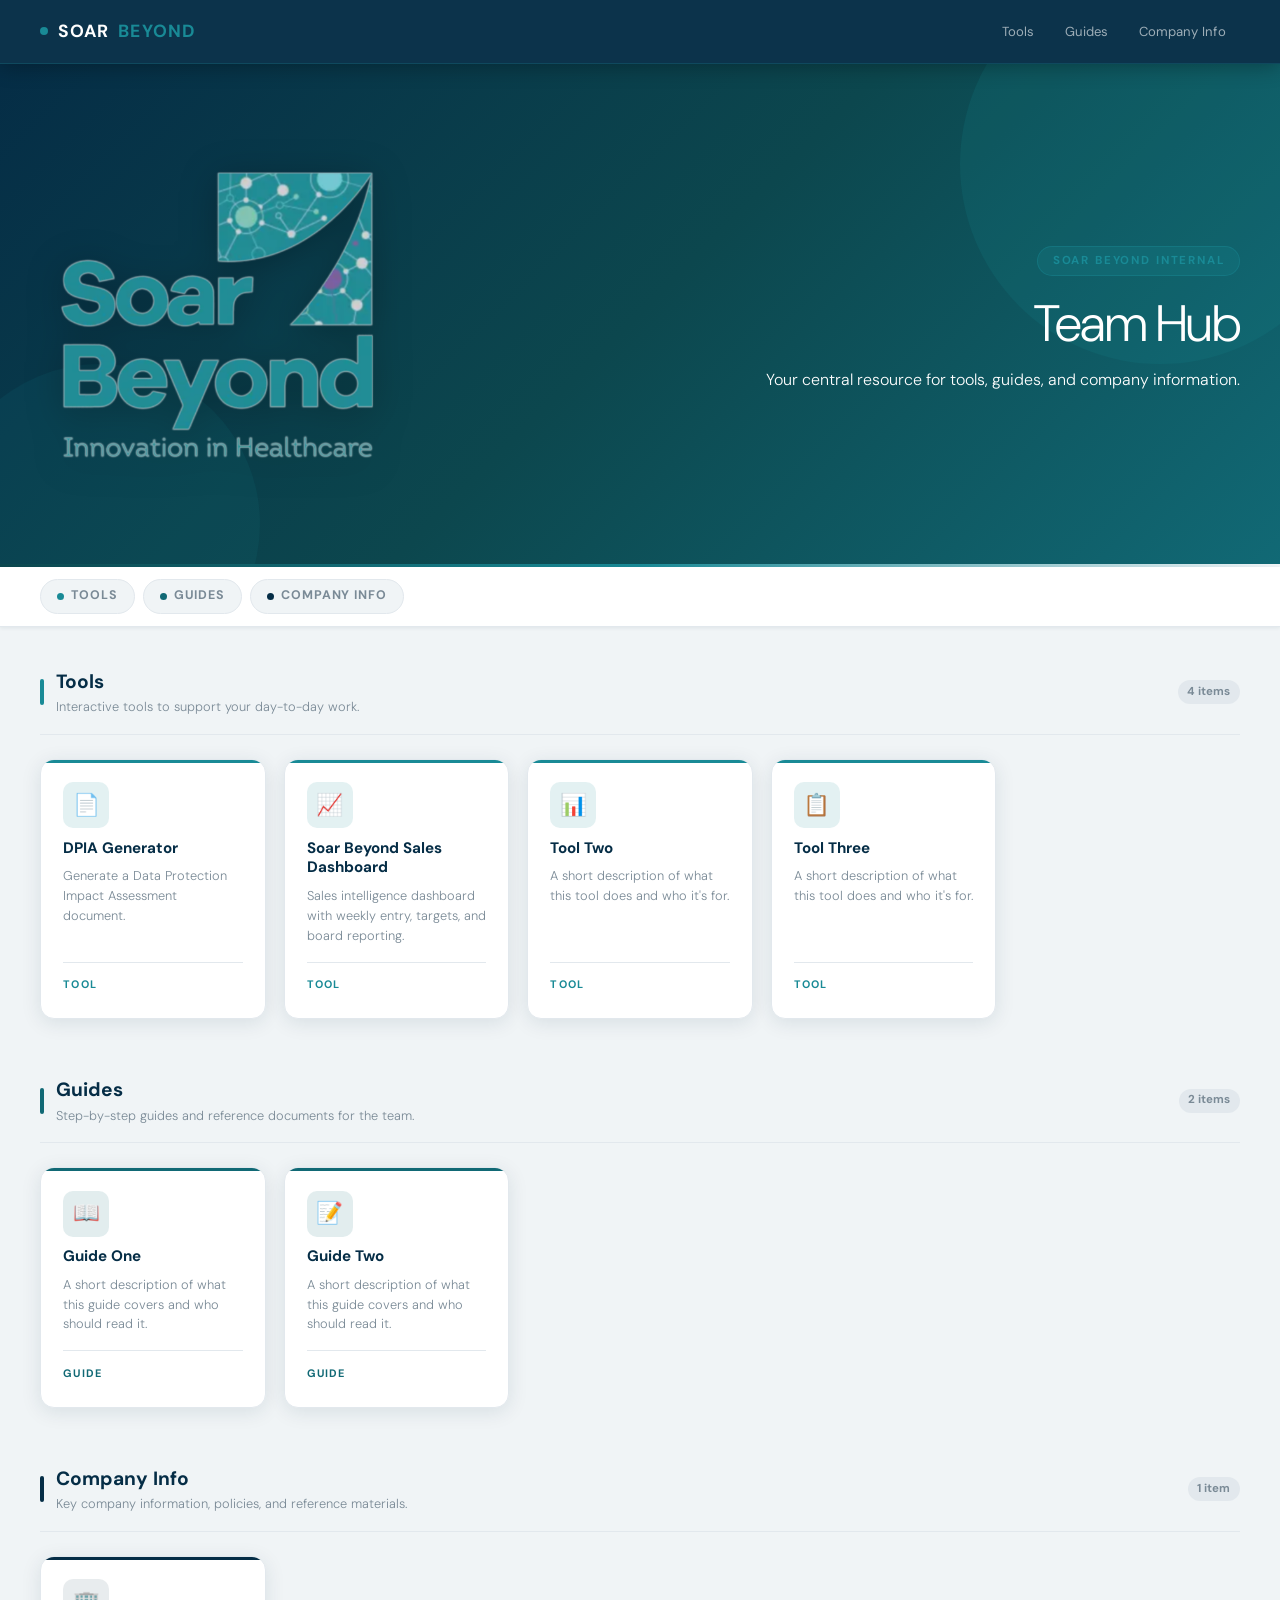
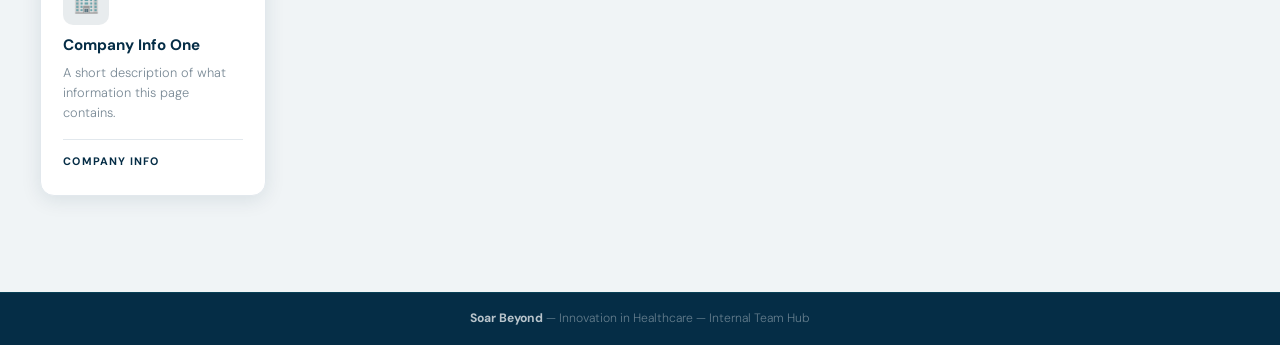
<file: index.html>
<!DOCTYPE html>
<html lang="en">
<head>
  <!--
    ============================================================
    SOAR BEYOND TEAM HUB — HOMEPAGE (index.html)
    ============================================================
    This is the main hub page. It displays all tiles grouped
    into three sections: Tools, Guides, and Company Info.

    TO ADD A NEW TILE:
    1. Copy one of the <a class="tile-card"> blocks below.
    2. Update the icon, title, description, and href link.
    3. Make sure href points to the correct file in the right folder.
    4. Update the data-count value on the hub-section to reflect
       the new number of tiles (e.g. "4 items").
    5. Save and push to GitHub — Netlify will deploy automatically.
    ============================================================
  -->
  <meta charset="UTF-8" />
  <meta name="viewport" content="width=device-width, initial-scale=1.0" />
  <title>Soar Beyond | Team Hub</title>

  <!--
    Google Fonts: DM Sans is used as the web fallback for Aptos.
    If a team member's machine has Aptos installed, the browser
    will use that automatically instead.
  -->
  <link rel="preconnect" href="https://fonts.googleapis.com" />
  <link rel="preconnect" href="https://fonts.gstatic.com" crossorigin />
  <link href="https://fonts.googleapis.com/css2?family=DM+Sans:wght@300;400;700&display=swap" rel="stylesheet" />

  <!-- Shared stylesheet — controls all branding and layout -->
  <link rel="stylesheet" href="style.css" />
</head>
<body>

  <!-- ============================================================
       HEADER
       Sticky nav bar. The anchor links (#tools, #guides, #company-info)
       jump to the matching section on this page.
       ============================================================ -->
  <header class="site-header">
    <div class="site-header__brand">
      Soar <span>Beyond</span>
    </div>
    <nav aria-label="Site navigation">
      <ul class="site-header__nav">
        <li><a href="#tools">Tools</a></li>
        <li><a href="#guides">Guides</a></li>
        <li><a href="#company-info">Company Info</a></li>
      </ul>
    </nav>
  </header>


  <!-- ============================================================
       HERO BANNER
       The introductory banner at the top of the hub.
       Update the title and subtitle to suit the team.
       ============================================================ -->
  <section class="page-hero">
    <div class="page-hero__inner">
      <div class="page-hero__layout">
        <div class="page-hero__logo" aria-label="Soar Beyond">
          <!--
            Logo file lives in /assets.
            If your filename contains spaces, use %20 in the src (URL encoding).
          -->
          <img
            class="page-hero__logo-img"
            src="assets/Soar%20Beyond%20Logo.png"
            alt="Soar Beyond"
            loading="eager"
          />
        </div>

        <div class="page-hero__content">
          <!-- Small label above the title -->
          <div class="page-hero__eyebrow">Soar Beyond Internal</div>
          <h1 class="page-hero__title">Team Hub</h1>
          <p class="page-hero__subtitle">
            Your central resource for tools, guides, and company information.
          </p>
        </div>
      </div>
    </div>
  </section>

  <!-- Thin gradient divider between hero and content -->
  <div class="hero-divider"></div>


  <!-- ============================================================
       SECTION NAV PILLS
       Quick-jump buttons that scroll to each section.
       These also serve as a visual key for the three categories.
       ============================================================ -->
  <nav class="section-nav" aria-label="Jump to section">
    <a href="#tools" class="section-nav__pill section-nav__pill--tools">
      <span class="section-nav__dot"></span>
      Tools
    </a>
    <a href="#guides" class="section-nav__pill section-nav__pill--guides">
      <span class="section-nav__dot"></span>
      Guides
    </a>
    <a href="#company-info" class="section-nav__pill section-nav__pill--info">
      <span class="section-nav__dot"></span>
      Company Info
    </a>
  </nav>


  <!-- ============================================================
       MAIN CONTENT
       Three sections, each with a heading row and tile grid.
       ============================================================ -->
  <main class="hub-main">


    <!-- ~~~~~~~~~~~~~~~~~~~~~~~~~~~~~~~~~~~~~~~~~~~~~~~~~~~~~~~~~~
         SECTION 1: TOOLS
         Each tile links to a file inside the /tools/ folder.
         ~~~~~~~~~~~~~~~~~~~~~~~~~~~~~~~~~~~~~~~~~~~~~~~~~~~~~~~~~~ -->
    <section class="hub-section hub-section--tools" id="tools">

      <!-- Section header row: accent bar, title, description, count badge -->
      <div class="hub-section__header">
        <div class="hub-section__header-left">
          <div class="hub-section__accent"></div>
          <div>
            <div class="hub-section__heading">Tools</div>
            <!-- UPDATE this description to suit your team -->
            <div class="hub-section__description">Interactive tools to support your day-to-day work.</div>
          </div>
        </div>
        <!-- UPDATE this count when you add or remove tiles -->
        <span class="hub-section__count">4 items</span>
      </div>

      <div class="tile-grid">

        <!--
          TILE CARD
          To add a new tool:
          - Copy this block
          - Update href, icon (any emoji works), title, and description
          - Keep class="tile-card tile-card--tools" unchanged
        -->
        <a href="tools/DPIA Generator.html" class="tile-card tile-card--tools">
          <div class="tile-card__icon-wrap">📄</div>
          <div class="tile-card__title">DPIA Generator</div>
          <div class="tile-card__description">Generate a Data Protection Impact Assessment document.</div>
          <div class="tile-card__footer">
            <span class="tile-card__label">Tool</span>
            <span class="tile-card__arrow">→</span>
          </div>
        </a>

        <a href="tools/Soar Beyond Sales Dashboard.html" class="tile-card tile-card--tools">
          <div class="tile-card__icon-wrap">📈</div>
          <div class="tile-card__title">Soar Beyond Sales Dashboard</div>
          <div class="tile-card__description">Sales intelligence dashboard with weekly entry, targets, and board reporting.</div>
          <div class="tile-card__footer">
            <span class="tile-card__label">Tool</span>
            <span class="tile-card__arrow">→</span>
          </div>
        </a>

        <a href="tools/tool-two.html" class="tile-card tile-card--tools">
          <div class="tile-card__icon-wrap">📊</div>
          <div class="tile-card__title">Tool Two</div>
          <div class="tile-card__description">A short description of what this tool does and who it's for.</div>
          <div class="tile-card__footer">
            <span class="tile-card__label">Tool</span>
            <span class="tile-card__arrow">→</span>
          </div>
        </a>

        <a href="tools/tool-three.html" class="tile-card tile-card--tools">
          <div class="tile-card__icon-wrap">📋</div>
          <div class="tile-card__title">Tool Three</div>
          <div class="tile-card__description">A short description of what this tool does and who it's for.</div>
          <div class="tile-card__footer">
            <span class="tile-card__label">Tool</span>
            <span class="tile-card__arrow">→</span>
          </div>
        </a>

        <!-- TO ADD ANOTHER TOOL: copy a tile-card block above and paste here -->

      </div>
    </section>


    <!-- ~~~~~~~~~~~~~~~~~~~~~~~~~~~~~~~~~~~~~~~~~~~~~~~~~~~~~~~~~~
         SECTION 2: GUIDES
         Each tile links to a file inside the /guides/ folder.
         ~~~~~~~~~~~~~~~~~~~~~~~~~~~~~~~~~~~~~~~~~~~~~~~~~~~~~~~~~~ -->
    <section class="hub-section hub-section--guides" id="guides">

      <div class="hub-section__header">
        <div class="hub-section__header-left">
          <div class="hub-section__accent"></div>
          <div>
            <div class="hub-section__heading">Guides</div>
            <div class="hub-section__description">Step-by-step guides and reference documents for the team.</div>
          </div>
        </div>
        <span class="hub-section__count">2 items</span>
      </div>

      <div class="tile-grid">

        <a href="guides/guide-one.html" class="tile-card tile-card--guides">
          <div class="tile-card__icon-wrap">📖</div>
          <div class="tile-card__title">Guide One</div>
          <div class="tile-card__description">A short description of what this guide covers and who should read it.</div>
          <div class="tile-card__footer">
            <span class="tile-card__label">Guide</span>
            <span class="tile-card__arrow">→</span>
          </div>
        </a>

        <a href="guides/guide-two.html" class="tile-card tile-card--guides">
          <div class="tile-card__icon-wrap">📝</div>
          <div class="tile-card__title">Guide Two</div>
          <div class="tile-card__description">A short description of what this guide covers and who should read it.</div>
          <div class="tile-card__footer">
            <span class="tile-card__label">Guide</span>
            <span class="tile-card__arrow">→</span>
          </div>
        </a>

        <!-- TO ADD ANOTHER GUIDE: copy a tile-card block above and paste here -->

      </div>
    </section>


    <!-- ~~~~~~~~~~~~~~~~~~~~~~~~~~~~~~~~~~~~~~~~~~~~~~~~~~~~~~~~~~
         SECTION 3: COMPANY INFO
         Each tile links to a file inside the /company-info/ folder.
         ~~~~~~~~~~~~~~~~~~~~~~~~~~~~~~~~~~~~~~~~~~~~~~~~~~~~~~~~~~ -->
    <section class="hub-section hub-section--info" id="company-info">

      <div class="hub-section__header">
        <div class="hub-section__header-left">
          <div class="hub-section__accent"></div>
          <div>
            <div class="hub-section__heading">Company Info</div>
            <div class="hub-section__description">Key company information, policies, and reference materials.</div>
          </div>
        </div>
        <span class="hub-section__count">1 item</span>
      </div>

      <div class="tile-grid">

        <a href="company-info/company-info-one.html" class="tile-card tile-card--info">
          <div class="tile-card__icon-wrap">🏢</div>
          <div class="tile-card__title">Company Info One</div>
          <div class="tile-card__description">A short description of what information this page contains.</div>
          <div class="tile-card__footer">
            <span class="tile-card__label">Company Info</span>
            <span class="tile-card__arrow">→</span>
          </div>
        </a>

        <!-- TO ADD ANOTHER INFO PAGE: copy a tile-card block above and paste here -->

      </div>
    </section>


  </main>


  <!-- ============================================================
       FOOTER
       Update the year or text as needed.
       ============================================================ -->
  <footer class="site-footer">
    <p><strong>Soar Beyond</strong> &mdash; Innovation in Healthcare &mdash; Internal Team Hub</p>
  </footer>

</body>
</html>
</file>
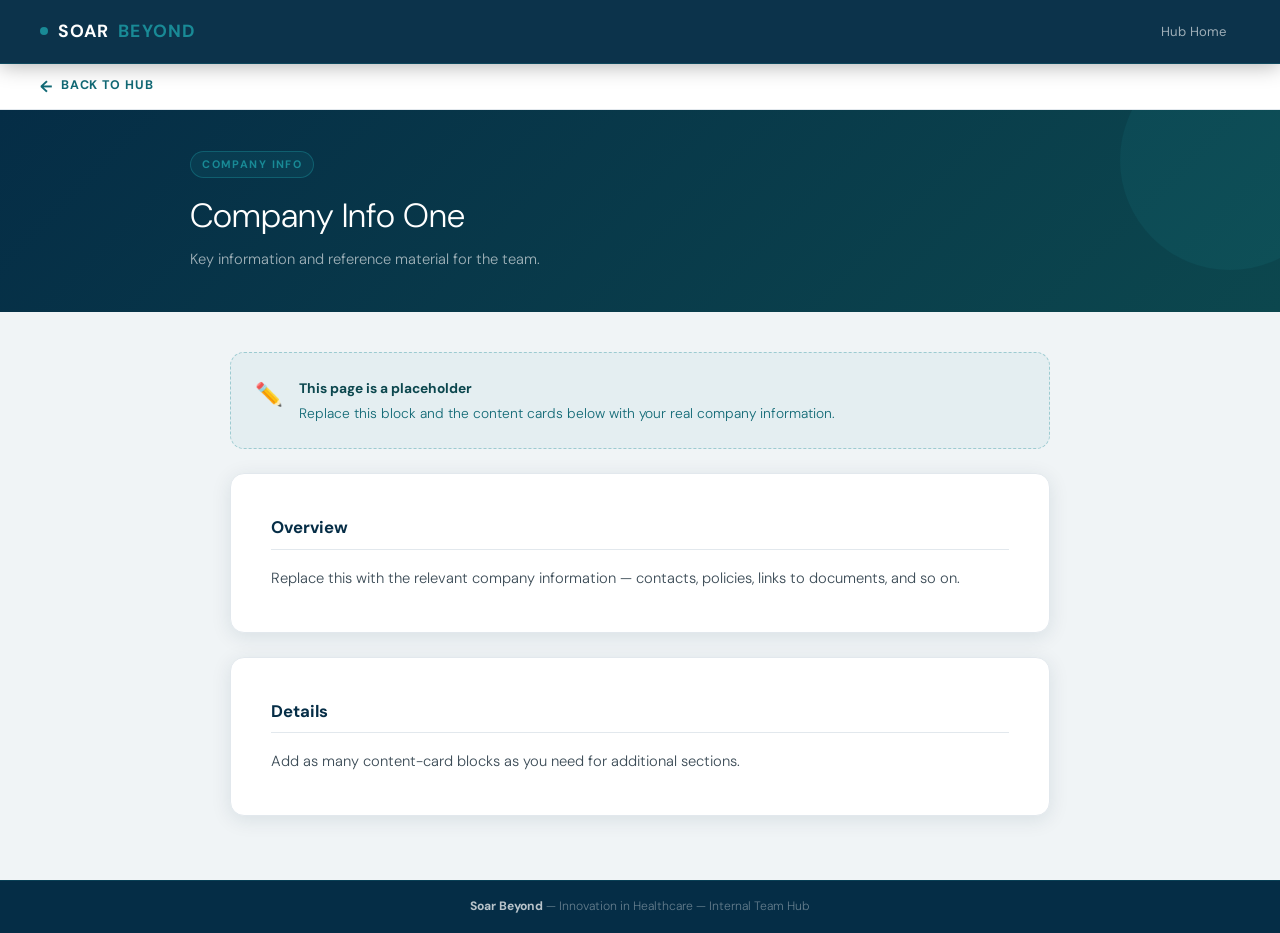
<file: company-info-one.html>
<!DOCTYPE html>
<html lang="en">
<head>
  <!-- See tool-one.html for full editing instructions. Path goes up with "../" as this is in /company-info/ -->
  <meta charset="UTF-8" />
  <meta name="viewport" content="width=device-width, initial-scale=1.0" />
  <title>Company Info One | Soar Beyond Team Hub</title>
  <link rel="preconnect" href="https://fonts.googleapis.com" />
  <link rel="preconnect" href="https://fonts.gstatic.com" crossorigin />
  <link href="https://fonts.googleapis.com/css2?family=DM+Sans:wght@300;400;700&display=swap" rel="stylesheet" />
  <link rel="stylesheet" href="../style.css" />
</head>
<body>
  <header class="site-header">
    <div class="site-header__brand">Soar <span>Beyond</span></div>
    <nav aria-label="Site navigation"><ul class="site-header__nav"><li><a href="../index.html">Hub Home</a></li></ul></nav>
  </header>
  <div class="back-bar"><a href="../index.html" class="back-btn">Back to Hub</a></div>
  <section class="inner-hero">
    <div class="inner-hero__inner">
      <div class="inner-hero__badge">Company Info</div>
      <h1 class="inner-hero__title">Company Info One</h1>
      <p class="inner-hero__subtitle">Key information and reference material for the team.</p>
    </div>
  </section>
  <main class="inner-page">
    <div class="placeholder-notice">
      <div class="placeholder-notice__icon">✏️</div>
      <div class="placeholder-notice__text">
        <strong>This page is a placeholder</strong>
        Replace this block and the content cards below with your real company information.
      </div>
    </div>
    <div class="content-card"><h2>Overview</h2><p>Replace this with the relevant company information — contacts, policies, links to documents, and so on.</p></div>
    <div class="content-card"><h2>Details</h2><p>Add as many content-card blocks as you need for additional sections.</p></div>
  </main>
  <footer class="site-footer"><p><strong>Soar Beyond</strong> &mdash; Innovation in Healthcare &mdash; Internal Team Hub</p></footer>
</body>
</html>
</file>
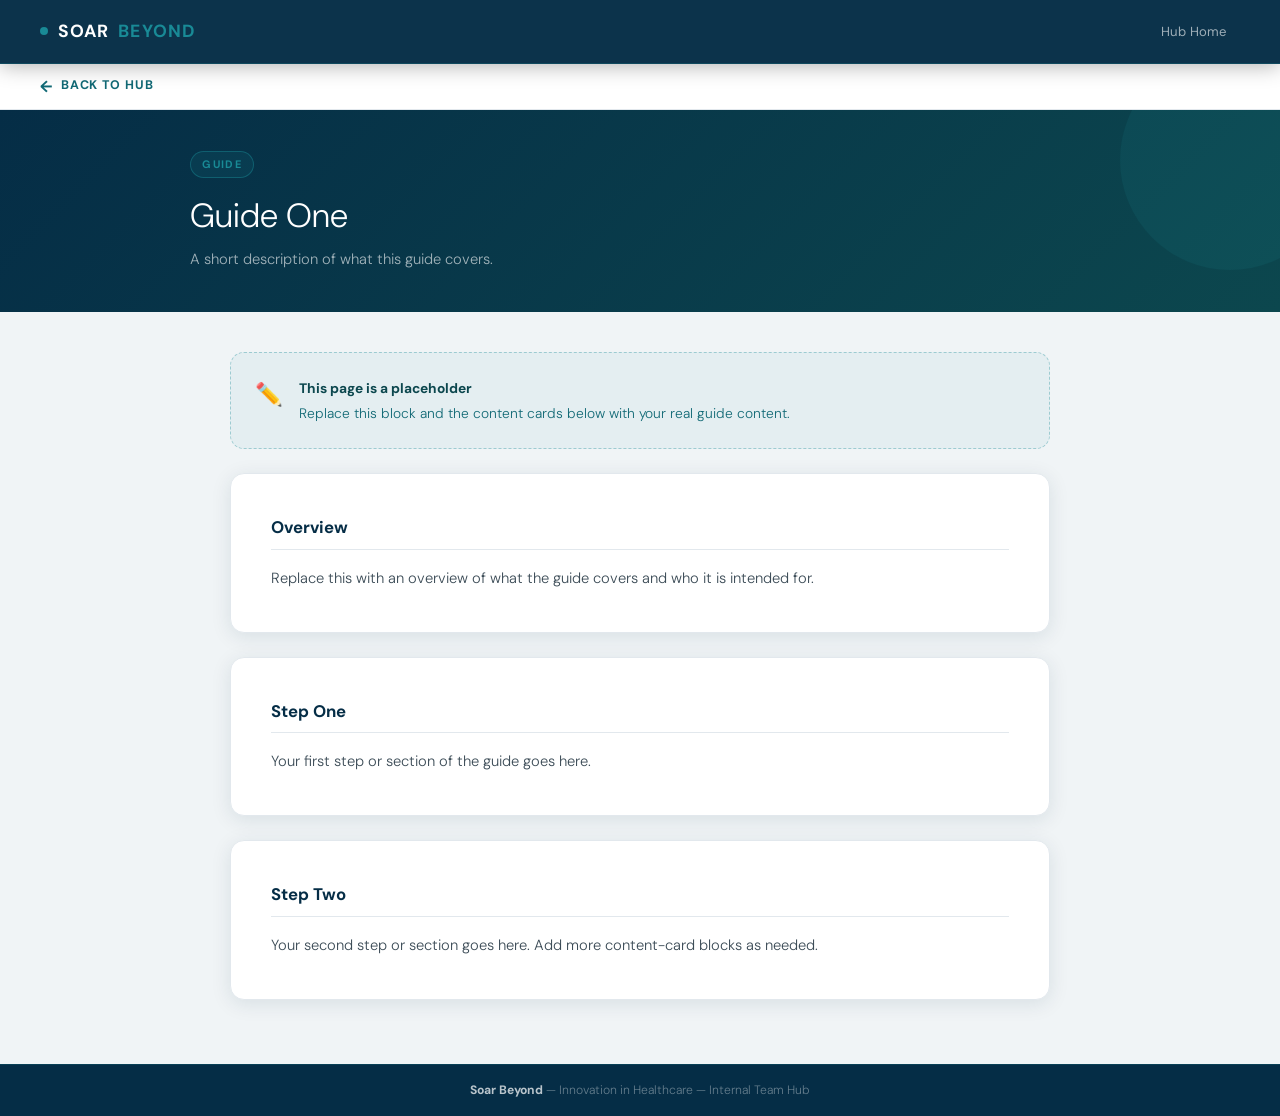
<file: guide-one.html>
<!DOCTYPE html>
<html lang="en">
<head>
  <!-- See tool-one.html for full editing instructions. "../" moves up from /guides/ to find style.css -->
  <meta charset="UTF-8" /><meta name="viewport" content="width=device-width, initial-scale=1.0" />
  <title>Guide One | Soar Beyond Team Hub</title>
  <link rel="preconnect" href="https://fonts.googleapis.com" /><link rel="preconnect" href="https://fonts.gstatic.com" crossorigin />
  <link href="https://fonts.googleapis.com/css2?family=DM+Sans:wght@300;400;700&display=swap" rel="stylesheet" />
  <link rel="stylesheet" href="../style.css" />
</head>
<body>
  <header class="site-header">
    <div class="site-header__brand">Soar <span>Beyond</span></div>
    <nav aria-label="Site navigation"><ul class="site-header__nav"><li><a href="../index.html">Hub Home</a></li></ul></nav>
  </header>
  <div class="back-bar"><a href="../index.html" class="back-btn">Back to Hub</a></div>
  <section class="inner-hero">
    <div class="inner-hero__inner">
      <div class="inner-hero__badge">Guide</div>
      <h1 class="inner-hero__title">Guide One</h1>
      <p class="inner-hero__subtitle">A short description of what this guide covers.</p>
    </div>
  </section>
  <main class="inner-page">
    <div class="placeholder-notice">
      <div class="placeholder-notice__icon">✏️</div>
      <div class="placeholder-notice__text"><strong>This page is a placeholder</strong>Replace this block and the content cards below with your real guide content.</div>
    </div>
    <div class="content-card"><h2>Overview</h2><p>Replace this with an overview of what the guide covers and who it is intended for.</p></div>
    <div class="content-card"><h2>Step One</h2><p>Your first step or section of the guide goes here.</p></div>
    <div class="content-card"><h2>Step Two</h2><p>Your second step or section goes here. Add more content-card blocks as needed.</p></div>
  </main>
  <footer class="site-footer"><p><strong>Soar Beyond</strong> &mdash; Innovation in Healthcare &mdash; Internal Team Hub</p></footer>
</body>
</html>
</file>
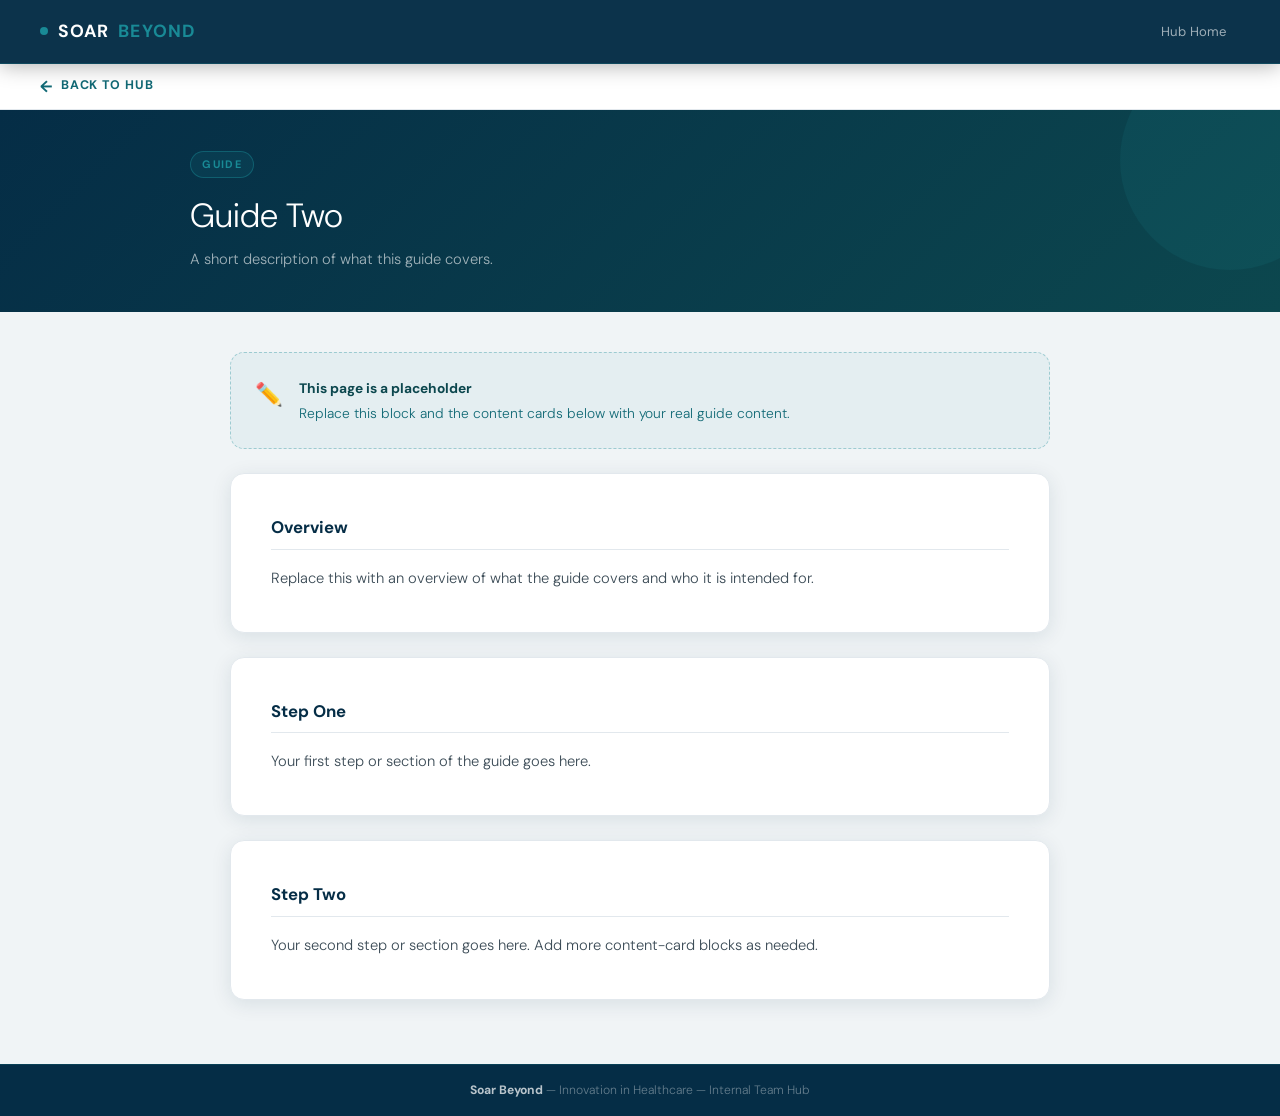
<file: guide-two.html>
<!DOCTYPE html>
<html lang="en">
<head>
  <!-- See tool-one.html for full editing instructions. "../" moves up from /guides/ to find style.css -->
  <meta charset="UTF-8" /><meta name="viewport" content="width=device-width, initial-scale=1.0" />
  <title>Guide Two | Soar Beyond Team Hub</title>
  <link rel="preconnect" href="https://fonts.googleapis.com" /><link rel="preconnect" href="https://fonts.gstatic.com" crossorigin />
  <link href="https://fonts.googleapis.com/css2?family=DM+Sans:wght@300;400;700&display=swap" rel="stylesheet" />
  <link rel="stylesheet" href="../style.css" />
</head>
<body>
  <header class="site-header">
    <div class="site-header__brand">Soar <span>Beyond</span></div>
    <nav aria-label="Site navigation"><ul class="site-header__nav"><li><a href="../index.html">Hub Home</a></li></ul></nav>
  </header>
  <div class="back-bar"><a href="../index.html" class="back-btn">Back to Hub</a></div>
  <section class="inner-hero">
    <div class="inner-hero__inner">
      <div class="inner-hero__badge">Guide</div>
      <h1 class="inner-hero__title">Guide Two</h1>
      <p class="inner-hero__subtitle">A short description of what this guide covers.</p>
    </div>
  </section>
  <main class="inner-page">
    <div class="placeholder-notice">
      <div class="placeholder-notice__icon">✏️</div>
      <div class="placeholder-notice__text"><strong>This page is a placeholder</strong>Replace this block and the content cards below with your real guide content.</div>
    </div>
    <div class="content-card"><h2>Overview</h2><p>Replace this with an overview of what the guide covers and who it is intended for.</p></div>
    <div class="content-card"><h2>Step One</h2><p>Your first step or section of the guide goes here.</p></div>
    <div class="content-card"><h2>Step Two</h2><p>Your second step or section goes here. Add more content-card blocks as needed.</p></div>
  </main>
  <footer class="site-footer"><p><strong>Soar Beyond</strong> &mdash; Innovation in Healthcare &mdash; Internal Team Hub</p></footer>
</body>
</html>
</file>
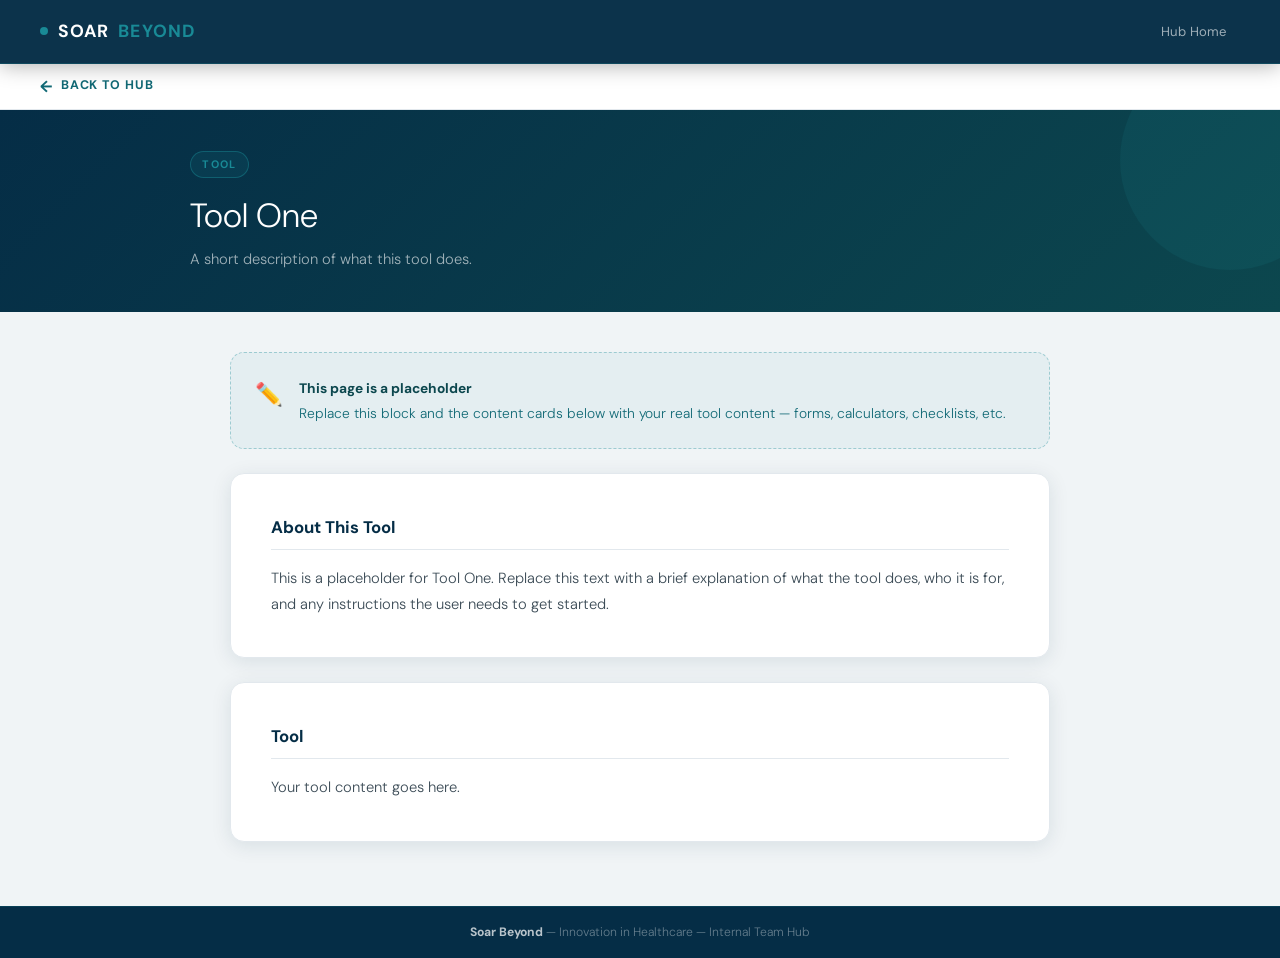
<file: tool-one.html>
<!DOCTYPE html>
<html lang="en">
<head>
  <!--
    ============================================================
    TOOL ONE (tools/tool-one.html)
    ============================================================
    This is the page for Tool One.

    HOW TO EDIT THIS PAGE:
    - Update the <title> tag with the tool's real name.
    - Update the inner-hero__badge, title, and subtitle.
    - Replace the placeholder-notice and content-card blocks
      with your actual tool content (forms, calculators, etc.).
    - The header, back button, and footer need no changes.

    HOW TO ADD MORE TOOLS:
    - Duplicate this file inside the /tools/ folder.
    - Rename it (e.g. tool-two.html) and update the content.
    - Add a matching tile card in index.html.
    ============================================================
  -->
  <meta charset="UTF-8" />
  <meta name="viewport" content="width=device-width, initial-scale=1.0" />
  <!-- UPDATE THIS: Change "Tool One" to the real tool name -->
  <title>Tool One | Soar Beyond Team Hub</title>
  <link rel="preconnect" href="https://fonts.googleapis.com" />
  <link rel="preconnect" href="https://fonts.gstatic.com" crossorigin />
  <link href="https://fonts.googleapis.com/css2?family=DM+Sans:wght@300;400;700&display=swap" rel="stylesheet" />
  <!--
    The "../" moves up one level from /tools/ to find style.css
    at the repo root. Do not remove this.
  -->
  <link rel="stylesheet" href="../style.css" />
</head>
<body>

  <!-- HEADER — do not edit -->
  <header class="site-header">
    <div class="site-header__brand">Soar <span>Beyond</span></div>
    <nav aria-label="Site navigation">
      <ul class="site-header__nav">
        <li><a href="../index.html">Hub Home</a></li>
      </ul>
    </nav>
  </header>

  <!-- BACK BUTTON BAR — do not edit -->
  <div class="back-bar">
    <a href="../index.html" class="back-btn">Back to Hub</a>
  </div>

  <!-- ============================================================
       HERO BANNER
       UPDATE: Change the badge text, title, and subtitle.
       ============================================================ -->
  <section class="inner-hero">
    <div class="inner-hero__inner">
      <div class="inner-hero__badge">Tool</div>           <!-- Category label -->
      <h1 class="inner-hero__title">Tool One</h1>         <!-- Tool name -->
      <p class="inner-hero__subtitle">A short description of what this tool does.</p>
    </div>
  </section>

  <!-- ============================================================
       MAIN CONTENT
       Replace the placeholder blocks below with your real tool.
       ============================================================ -->
  <main class="inner-page">

    <!--
      PLACEHOLDER NOTICE
      This dashed box is a visual reminder that the page needs
      real content. Remove this entire block when you're ready.
    -->
    <div class="placeholder-notice">
      <div class="placeholder-notice__icon">✏️</div>
      <div class="placeholder-notice__text">
        <strong>This page is a placeholder</strong>
        Replace this block and the content cards below with your
        real tool content — forms, calculators, checklists, etc.
      </div>
    </div>

    <!--
      CONTENT CARDS
      Use one card per logical section. For a tool page this might be
      an "About" card and then the actual tool interface below it.
    -->
    <div class="content-card">
      <h2>About This Tool</h2>
      <p>
        This is a placeholder for Tool One. Replace this text with a brief
        explanation of what the tool does, who it is for, and any instructions
        the user needs to get started.
      </p>
    </div>

    <!-- Add your tool interface here — forms, tables, scripts, etc. -->
    <div class="content-card">
      <h2>Tool</h2>
      <p>Your tool content goes here.</p>
    </div>

  </main>

  <!-- FOOTER — do not edit -->
  <footer class="site-footer">
    <p><strong>Soar Beyond</strong> &mdash; Innovation in Healthcare &mdash; Internal Team Hub</p>
  </footer>

</body>
</html>
</file>
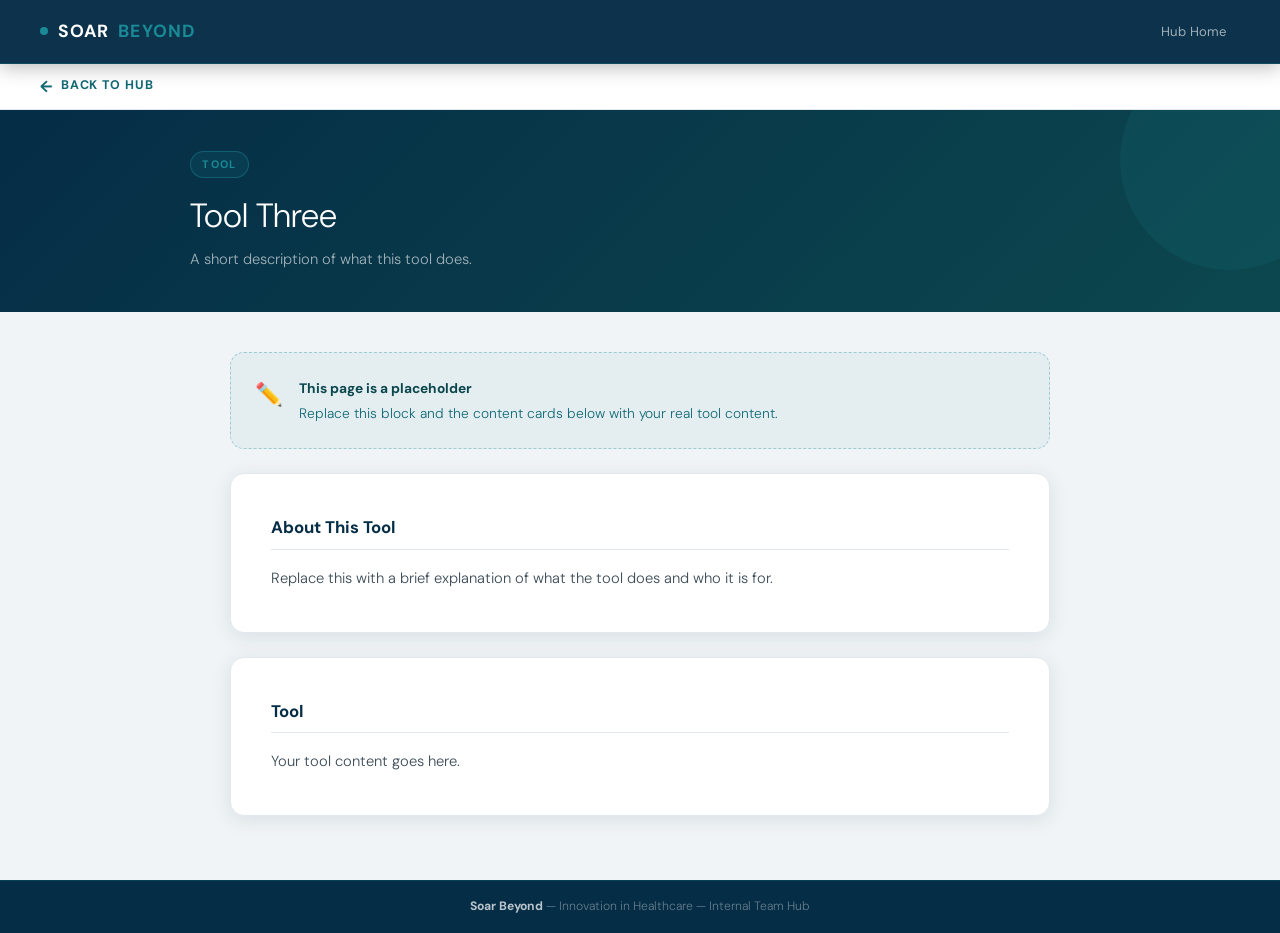
<file: tool-three.html>
<!DOCTYPE html>
<html lang="en">
<head>
  <!-- See tool-one.html for full editing instructions -->
  <meta charset="UTF-8" /><meta name="viewport" content="width=device-width, initial-scale=1.0" />
  <title>Tool Three | Soar Beyond Team Hub</title>
  <link rel="preconnect" href="https://fonts.googleapis.com" /><link rel="preconnect" href="https://fonts.gstatic.com" crossorigin />
  <link href="https://fonts.googleapis.com/css2?family=DM+Sans:wght@300;400;700&display=swap" rel="stylesheet" />
  <link rel="stylesheet" href="../style.css" />
</head>
<body>
  <header class="site-header">
    <div class="site-header__brand">Soar <span>Beyond</span></div>
    <nav aria-label="Site navigation"><ul class="site-header__nav"><li><a href="../index.html">Hub Home</a></li></ul></nav>
  </header>
  <div class="back-bar"><a href="../index.html" class="back-btn">Back to Hub</a></div>
  <section class="inner-hero">
    <div class="inner-hero__inner">
      <div class="inner-hero__badge">Tool</div>
      <h1 class="inner-hero__title">Tool Three</h1>
      <p class="inner-hero__subtitle">A short description of what this tool does.</p>
    </div>
  </section>
  <main class="inner-page">
    <div class="placeholder-notice">
      <div class="placeholder-notice__icon">✏️</div>
      <div class="placeholder-notice__text"><strong>This page is a placeholder</strong>Replace this block and the content cards below with your real tool content.</div>
    </div>
    <div class="content-card"><h2>About This Tool</h2><p>Replace this with a brief explanation of what the tool does and who it is for.</p></div>
    <div class="content-card"><h2>Tool</h2><p>Your tool content goes here.</p></div>
  </main>
  <footer class="site-footer"><p><strong>Soar Beyond</strong> &mdash; Innovation in Healthcare &mdash; Internal Team Hub</p></footer>
</body>
</html>
</file>
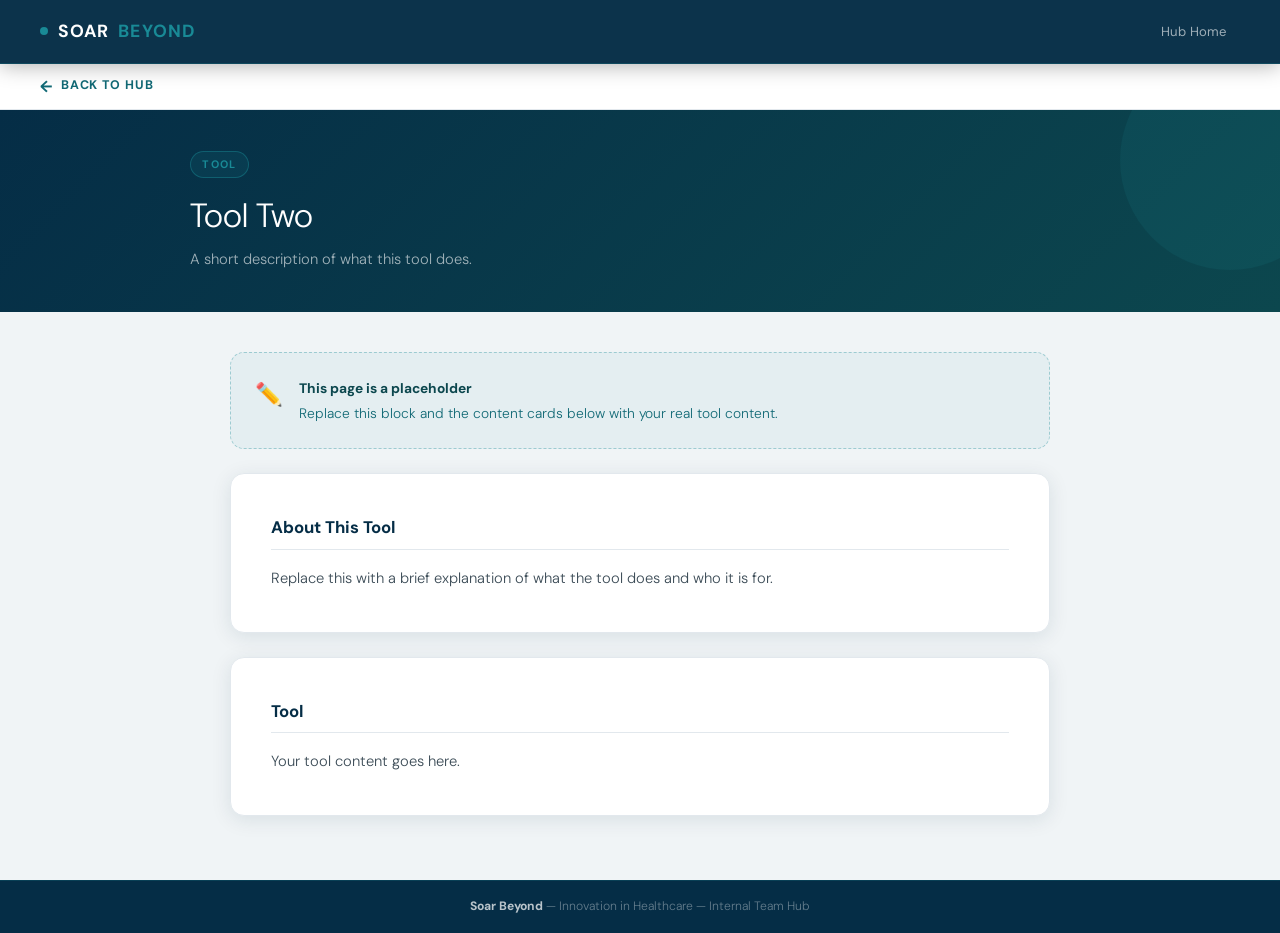
<file: tool-two.html>
<!DOCTYPE html>
<html lang="en">
<head>
  <!-- See tool-one.html for full editing instructions -->
  <meta charset="UTF-8" /><meta name="viewport" content="width=device-width, initial-scale=1.0" />
  <title>Tool Two | Soar Beyond Team Hub</title>
  <link rel="preconnect" href="https://fonts.googleapis.com" /><link rel="preconnect" href="https://fonts.gstatic.com" crossorigin />
  <link href="https://fonts.googleapis.com/css2?family=DM+Sans:wght@300;400;700&display=swap" rel="stylesheet" />
  <link rel="stylesheet" href="../style.css" />
</head>
<body>
  <header class="site-header">
    <div class="site-header__brand">Soar <span>Beyond</span></div>
    <nav aria-label="Site navigation"><ul class="site-header__nav"><li><a href="../index.html">Hub Home</a></li></ul></nav>
  </header>
  <div class="back-bar"><a href="../index.html" class="back-btn">Back to Hub</a></div>
  <section class="inner-hero">
    <div class="inner-hero__inner">
      <div class="inner-hero__badge">Tool</div>
      <h1 class="inner-hero__title">Tool Two</h1>
      <p class="inner-hero__subtitle">A short description of what this tool does.</p>
    </div>
  </section>
  <main class="inner-page">
    <div class="placeholder-notice">
      <div class="placeholder-notice__icon">✏️</div>
      <div class="placeholder-notice__text"><strong>This page is a placeholder</strong>Replace this block and the content cards below with your real tool content.</div>
    </div>
    <div class="content-card"><h2>About This Tool</h2><p>Replace this with a brief explanation of what the tool does and who it is for.</p></div>
    <div class="content-card"><h2>Tool</h2><p>Your tool content goes here.</p></div>
  </main>
  <footer class="site-footer"><p><strong>Soar Beyond</strong> &mdash; Innovation in Healthcare &mdash; Internal Team Hub</p></footer>
</body>
</html>
</file>
<file: style.css>
/* ============================================================
   SOAR BEYOND TEAM HUB — SHARED STYLESHEET
   ============================================================
   This file controls the look and feel of the entire hub.
   It is linked by index.html AND every tool/guide/info page,
   so any change here will apply everywhere automatically.

   CONTENTS:
   1.  Brand Variables   — colours, fonts, spacing
   2.  Reset & Base      — sensible browser defaults
   3.  Header            — top navigation bar
   4.  Page Hero         — the banner area on the hub homepage
   5.  Section Nav Pills — the Tools / Guides / Company Info jump links
   6.  Hub Main          — wrapper for the tile sections
   7.  Section Headers   — the heading row above each tile grid
   8.  Tile Grid         — the card layout
   9.  Tile Cards        — individual clickable cards
   10. Back Button       — "Back to Hub" on inner pages
   11. Inner Page Hero   — compact banner on tool/guide/info pages
   12. Inner Page Body   — content layout on inner pages
   13. Footer            — bottom bar
   14. Animations        — keyframes and entrance effects
   15. Utilities         — helper classes
   ============================================================ */


/* ============================================================
   1. BRAND VARIABLES
   Colours taken directly from Soar Beyond Brand Guidelines 2026.
   Change a value here and it updates across the whole site.
   ============================================================ */
:root {
  /* Primary teal/green palette */
  --sb-teal:        #198a96;
  --sb-teal-mid:    #116975;
  --sb-teal-dark:   #0c474e;

  /* Secondary navy */
  --sb-navy:        #052d46;
  --sb-navy-mid:    #0a3d5c;

  /* Neutral backgrounds */
  --sb-white:       #ffffff;
  --sb-off-white:   #f0f4f6;
  --sb-light-grey:  #e2e8ed;
  --sb-mid-grey:    #7a8a96;

  /* Section accent colours */
  --accent-tools:   #198a96;
  --accent-guides:  #116975;
  --accent-info:    #052d46;

  /* Typography — Aptos is the brand font; DM Sans is the web fallback */
  --font-brand: 'Aptos', 'DM Sans', 'Segoe UI', sans-serif;

  /* Spacing scale */
  --space-xs:  0.5rem;
  --space-sm:  1rem;
  --space-md:  1.5rem;
  --space-lg:  2.5rem;
  --space-xl:  4rem;

  /* Shadows */
  --shadow-sm:    0 1px 4px rgba(5, 45, 70, 0.08);
  --shadow-card:  0 4px 20px rgba(5, 45, 70, 0.10);
  --shadow-hover: 0 12px 40px rgba(5, 45, 70, 0.20);

  /* Border radius */
  --radius-card: 14px;
  --radius-pill: 100px;
}


/* ============================================================
   2. RESET & BASE
   ============================================================ */
*, *::before, *::after {
  box-sizing: border-box;
  margin: 0;
  padding: 0;
}

html {
  font-size: 16px;
  scroll-behavior: smooth;
}

body {
  font-family: var(--font-brand);
  font-weight: 300;
  color: #1a2a35;
  background-color: var(--sb-off-white);
  line-height: 1.6;
  min-height: 100vh;
  display: flex;
  flex-direction: column;
}

a {
  color: inherit;
  text-decoration: none;
}


/* ============================================================
   3. HEADER
   Sticky nav bar present on every page.
   ============================================================ */
.site-header {
  background-color: rgba(5, 45, 70, 0.97);
  backdrop-filter: blur(12px);
  -webkit-backdrop-filter: blur(12px);
  padding: 0 var(--space-lg);
  height: 64px;
  display: flex;
  align-items: center;
  justify-content: space-between;
  position: sticky;
  top: 0;
  z-index: 100;
  border-bottom: 1px solid rgba(25, 138, 150, 0.25);
  box-shadow: 0 2px 20px rgba(0,0,0,0.3);
}

/* Brand wordmark */
.site-header__brand {
  font-size: 1.1rem;
  font-weight: 700;
  color: var(--sb-white);
  letter-spacing: 0.06em;
  text-transform: uppercase;
  display: flex;
  align-items: center;
  gap: 0.6rem;
}

/* Small teal dot before the wordmark */
.site-header__brand::before {
  content: '';
  display: inline-block;
  width: 8px;
  height: 8px;
  background: var(--sb-teal);
  border-radius: 50%;
  flex-shrink: 0;
}

.site-header__brand span {
  color: var(--sb-teal);
}

/* Nav links */
.site-header__nav {
  display: flex;
  gap: 0.25rem;
  list-style: none;
}

.site-header__nav a {
  color: rgba(255,255,255,0.6);
  font-size: 0.82rem;
  font-weight: 400;
  padding: 0.4rem 0.85rem;
  border-radius: var(--radius-pill);
  transition: background 0.2s, color 0.2s;
}

.site-header__nav a:hover {
  background: rgba(25, 138, 150, 0.2);
  color: #fff;
}


/* ============================================================
   4. PAGE HERO
   Large banner at the top of the hub homepage.
   Has decorative circles for depth.
   ============================================================ */
.page-hero {
  position: relative;
  overflow: hidden;
  background: linear-gradient(135deg, var(--sb-navy) 0%, var(--sb-teal-dark) 50%, var(--sb-teal-mid) 100%);
  color: var(--sb-white);
  padding: 80px var(--space-lg) 70px;
  text-align: left;
}

/* Decorative circle — top right */
.page-hero::before {
  content: '';
  position: absolute;
  top: -100px; right: -80px;
  width: 400px; height: 400px;
  border-radius: 50%;
  background: rgba(25, 138, 150, 0.15);
  pointer-events: none;
}

/* Decorative circle — bottom left */
.page-hero::after {
  content: '';
  position: absolute;
  bottom: -120px; left: -60px;
  width: 320px; height: 320px;
  border-radius: 50%;
  background: rgba(25, 138, 150, 0.10);
  pointer-events: none;
}

/* Sits above the decorative circles */
.page-hero__inner {
  position: relative;
  z-index: 1;
  max-width: 1200px;
  margin: 0 auto;
}

/* Layout wrapper: logo left, text right */
.page-hero__layout {
  display: flex;
  align-items: center;
  justify-content: space-between;
  gap: 2.5rem;
}

.page-hero__logo {
  flex: 0 0 auto;
  display: flex;
  align-items: center;
}

.page-hero__logo-img {
  height: 350px;
  width: auto;
  max-width: min(640px, 50vw);
  object-fit: contain;
  filter: drop-shadow(0 6px 18px rgba(0, 0, 0, 0.25));
}

/* Avoid showing a broken-image icon if the logo file isn't present yet */
.page-hero__logo-img:not([src]),
.page-hero__logo-img[src=""] {
  display: none;
}

.page-hero__content {
  flex: 1 1 auto;
  text-align: right;
}

/* Small pill label above the title */
.page-hero__eyebrow {
  display: inline-block;
  font-size: 0.72rem;
  font-weight: 700;
  text-transform: uppercase;
  letter-spacing: 0.16em;
  color: var(--sb-teal);
  background: rgba(25, 138, 150, 0.2);
  border: 1px solid rgba(25, 138, 150, 0.4);
  padding: 0.3rem 0.9rem;
  border-radius: var(--radius-pill);
  margin-bottom: 1.2rem;
  animation: fadeUp 0.5s ease both;
}

.page-hero__title {
  font-size: clamp(2rem, 5vw, 3.2rem);
  font-weight: 300;
  letter-spacing: -0.01em;
  line-height: 1.15;
  margin-bottom: 0.8rem;
  animation: fadeUp 0.5s 0.08s ease both;
}

.page-hero__subtitle {
  font-size: 1rem;
  font-weight: 300;
  opacity: 0.72;
  max-width: 500px;
  margin: 0 0 0 auto;
  animation: fadeUp 0.5s 0.16s ease both;
}

@media (max-width: 720px) {
  .page-hero {
    padding: 64px var(--space-lg) 56px;
  }

  .page-hero__layout {
    flex-direction: column;
    align-items: center;
    text-align: center;
    gap: 1.25rem;
  }

  .page-hero__content {
    text-align: center;
  }

  .page-hero__subtitle {
    margin: 0 auto;
  }

  .page-hero__logo-img {
    height: 56px;
    max-width: 80vw;
  }
}

/* Thin gradient line below the hero */
.hero-divider {
  width: 100%;
  height: 3px;
  background: linear-gradient(90deg, var(--sb-teal-dark), var(--sb-teal), transparent);
}


/* ============================================================
   5. SECTION NAV PILLS
   Jump-link bar that sticks below the header on the hub.
   ============================================================ */
.section-nav {
  background: var(--sb-white);
  border-bottom: 1px solid var(--sb-light-grey);
  padding: 0.75rem var(--space-lg);
  display: flex;
  gap: 0.5rem;
  flex-wrap: wrap;
  position: sticky;
  top: 64px;   /* Stacks below the 64px header */
  z-index: 90;
  box-shadow: var(--shadow-sm);
}

.section-nav__pill {
  display: inline-flex;
  align-items: center;
  gap: 0.45rem;
  font-size: 0.78rem;
  font-weight: 700;
  text-transform: uppercase;
  letter-spacing: 0.07em;
  padding: 0.4rem 1rem;
  border-radius: var(--radius-pill);
  border: 1.5px solid var(--sb-light-grey);
  color: var(--sb-mid-grey);
  background: var(--sb-off-white);
  text-decoration: none;
  transition: all 0.2s;
}

.section-nav__pill:hover {
  color: #fff;
}

.section-nav__pill--tools:hover  { background: var(--accent-tools);  border-color: var(--accent-tools);  }
.section-nav__pill--guides:hover { background: var(--accent-guides); border-color: var(--accent-guides); }
.section-nav__pill--info:hover   { background: var(--accent-info);   border-color: var(--accent-info);   }

/* Coloured dot inside each pill */
.section-nav__dot {
  width: 7px;
  height: 7px;
  border-radius: 50%;
  flex-shrink: 0;
}
.section-nav__pill--tools  .section-nav__dot { background: var(--accent-tools);  }
.section-nav__pill--guides .section-nav__dot { background: var(--accent-guides); }
.section-nav__pill--info   .section-nav__dot { background: var(--accent-info);   }


/* ============================================================
   6. HUB MAIN
   ============================================================ */
.hub-main {
  flex: 1;
  padding: var(--space-lg);
  max-width: 1280px;
  margin: 0 auto;
  width: 100%;
}


/* ============================================================
   7. SECTION HEADERS
   ============================================================ */
.hub-section {
  margin-bottom: 3.5rem;
  animation: fadeUp 0.5s ease both;
}

.hub-section:nth-child(1) { animation-delay: 0.1s; }
.hub-section:nth-child(2) { animation-delay: 0.2s; }
.hub-section:nth-child(3) { animation-delay: 0.3s; }

.hub-section__header {
  display: flex;
  align-items: center;
  justify-content: space-between;
  margin-bottom: var(--space-md);
  padding-bottom: var(--space-sm);
  border-bottom: 1px solid var(--sb-light-grey);
}

.hub-section__header-left {
  display: flex;
  align-items: center;
  gap: 0.75rem;
}

/* Coloured vertical bar accent left of the section title */
.hub-section__accent {
  width: 4px;
  height: 26px;
  border-radius: 4px;
  flex-shrink: 0;
}
.hub-section--tools  .hub-section__accent { background: var(--accent-tools);  }
.hub-section--guides .hub-section__accent { background: var(--accent-guides); }
.hub-section--info   .hub-section__accent { background: var(--accent-info);   }

.hub-section__heading {
  font-size: 1.2rem;
  font-weight: 700;
  color: var(--sb-navy);
}

.hub-section__description {
  font-size: 0.8rem;
  color: var(--sb-mid-grey);
}

/* Badge showing the tile count in this section */
.hub-section__count {
  font-size: 0.72rem;
  font-weight: 700;
  color: var(--sb-mid-grey);
  background: var(--sb-light-grey);
  padding: 0.18rem 0.6rem;
  border-radius: var(--radius-pill);
}


/* ============================================================
   8. TILE GRID
   ============================================================ */
.tile-grid {
  display: grid;
  grid-template-columns: repeat(auto-fill, minmax(210px, 1fr));
  gap: 1.1rem;
}


/* ============================================================
   9. TILE CARDS
   Each card has a coloured icon square, title, description,
   and a footer row with a category label and hover arrow.
   ============================================================ */
.tile-card {
  background: var(--sb-white);
  border-radius: var(--radius-card);
  box-shadow: var(--shadow-card);
  padding: 1.4rem;
  display: flex;
  flex-direction: column;
  gap: 0.5rem;
  cursor: pointer;
  transition: transform 0.22s ease, box-shadow 0.22s ease, border-color 0.22s ease;
  border: 1.5px solid var(--sb-light-grey);
  text-decoration: none;
  color: inherit;
  position: relative;
  overflow: hidden;
}

/* Top accent line — thickens on hover */
.tile-card::before {
  content: '';
  position: absolute;
  top: 0; left: 0; right: 0;
  height: 3px;
  background: var(--sb-teal);
  transition: height 0.22s ease;
}
.tile-card--tools::before  { background: var(--accent-tools);  }
.tile-card--guides::before { background: var(--accent-guides); }
.tile-card--info::before   { background: var(--accent-info);   }

.tile-card:hover {
  transform: translateY(-5px);
  box-shadow: var(--shadow-hover);
  border-color: transparent;
}

.tile-card:hover::before {
  height: 5px;
}

/* Icon square */
.tile-card__icon-wrap {
  width: 46px;
  height: 46px;
  border-radius: 10px;
  display: flex;
  align-items: center;
  justify-content: center;
  font-size: 1.35rem;
  margin-bottom: 0.15rem;
  flex-shrink: 0;
}
.tile-card--tools  .tile-card__icon-wrap { background: rgba(25, 138, 150, 0.12); }
.tile-card--guides .tile-card__icon-wrap { background: rgba(17, 105, 117, 0.12); }
.tile-card--info   .tile-card__icon-wrap { background: rgba(5,  45,  70,  0.09); }

/* Title */
.tile-card__title {
  font-size: 0.95rem;
  font-weight: 700;
  color: var(--sb-navy);
  line-height: 1.3;
}

/* Description */
.tile-card__description {
  font-size: 0.8rem;
  color: var(--sb-mid-grey);
  line-height: 1.55;
  flex: 1;
}

/* Footer row: label + arrow */
.tile-card__footer {
  display: flex;
  align-items: center;
  justify-content: space-between;
  margin-top: 0.5rem;
  padding-top: 0.7rem;
  border-top: 1px solid var(--sb-light-grey);
}

.tile-card__label {
  font-size: 0.68rem;
  font-weight: 700;
  text-transform: uppercase;
  letter-spacing: 0.1em;
  color: var(--accent-tools);
}
.tile-card--guides .tile-card__label { color: var(--accent-guides); }
.tile-card--info   .tile-card__label { color: var(--accent-info);   }

/* Arrow slides in on hover */
.tile-card__arrow {
  font-size: 0.85rem;
  color: var(--accent-tools);
  opacity: 0;
  transform: translateX(-6px);
  transition: opacity 0.2s, transform 0.2s;
}
.tile-card--guides .tile-card__arrow { color: var(--accent-guides); }
.tile-card--info   .tile-card__arrow { color: var(--accent-info);   }

.tile-card:hover .tile-card__arrow {
  opacity: 1;
  transform: translateX(0);
}


/* ============================================================
   10. BACK BUTTON
   ============================================================ */
.back-bar {
  background: var(--sb-white);
  border-bottom: 1px solid var(--sb-light-grey);
  padding: 0.6rem var(--space-lg);
}

.back-btn {
  display: inline-flex;
  align-items: center;
  gap: 0.5rem;
  font-size: 0.78rem;
  font-weight: 700;
  color: var(--sb-teal-mid);
  text-transform: uppercase;
  letter-spacing: 0.07em;
  transition: color 0.2s, gap 0.2s;
}

.back-btn:hover {
  color: var(--sb-navy);
  gap: 0.8rem;
}

.back-btn::before {
  content: '←';
  font-size: 1rem;
}


/* ============================================================
   11. INNER PAGE HERO
   Compact banner for tool, guide, and info pages.
   ============================================================ */
.inner-hero {
  background: linear-gradient(135deg, var(--sb-navy) 0%, var(--sb-teal-dark) 100%);
  padding: 2.5rem var(--space-lg);
  position: relative;
  overflow: hidden;
}

/* Decorative circle */
.inner-hero::after {
  content: '';
  position: absolute;
  top: -60px; right: -60px;
  width: 220px; height: 220px;
  border-radius: 50%;
  background: rgba(25, 138, 150, 0.12);
  pointer-events: none;
}

.inner-hero__inner {
  position: relative;
  z-index: 1;
  max-width: 900px;
  margin: 0 auto;
}

/* Category badge */
.inner-hero__badge {
  display: inline-block;
  font-size: 0.68rem;
  font-weight: 700;
  text-transform: uppercase;
  letter-spacing: 0.13em;
  color: var(--sb-teal);
  border: 1px solid rgba(25, 138, 150, 0.45);
  background: rgba(25, 138, 150, 0.12);
  padding: 0.22rem 0.7rem;
  border-radius: var(--radius-pill);
  margin-bottom: 0.7rem;
}

.inner-hero__title {
  font-size: clamp(1.5rem, 3vw, 2.1rem);
  font-weight: 300;
  color: var(--sb-white);
  margin-bottom: 0.35rem;
}

.inner-hero__subtitle {
  font-size: 0.92rem;
  color: rgba(255,255,255,0.62);
  font-weight: 300;
}


/* ============================================================
   12. INNER PAGE BODY
   ============================================================ */
.inner-page {
  flex: 1;
  padding: var(--space-lg);
  max-width: 900px;
  margin: 0 auto;
  width: 100%;
}

/* White content block */
.content-card {
  background: var(--sb-white);
  border-radius: var(--radius-card);
  box-shadow: var(--shadow-card);
  border: 1.5px solid var(--sb-light-grey);
  padding: var(--space-lg);
  margin-bottom: var(--space-md);
  animation: fadeUp 0.4s ease both;
}

.content-card h2 {
  font-size: 1.05rem;
  font-weight: 700;
  color: var(--sb-navy);
  margin-bottom: var(--space-sm);
  padding-bottom: 0.5rem;
  border-bottom: 1px solid var(--sb-light-grey);
}

.content-card p {
  font-size: 0.92rem;
  color: #3a4a55;
  line-height: 1.75;
  margin-bottom: var(--space-sm);
}

.content-card p:last-child {
  margin-bottom: 0;
}

/* Dashed placeholder notice for pages not yet filled in */
.placeholder-notice {
  display: flex;
  align-items: flex-start;
  gap: 1rem;
  background: rgba(25, 138, 150, 0.05);
  border: 1.5px dashed rgba(25, 138, 150, 0.35);
  border-radius: var(--radius-card);
  padding: var(--space-md);
  margin-bottom: var(--space-md);
}

.placeholder-notice__icon {
  font-size: 1.4rem;
  flex-shrink: 0;
}

.placeholder-notice__text {
  font-size: 0.86rem;
  color: var(--sb-teal-mid);
  line-height: 1.6;
}

.placeholder-notice__text strong {
  display: block;
  font-weight: 700;
  color: var(--sb-teal-dark);
  margin-bottom: 0.2rem;
}


/* ============================================================
   13. FOOTER
   ============================================================ */
.site-footer {
  background: var(--sb-navy);
  color: rgba(255,255,255,0.38);
  text-align: center;
  padding: var(--space-sm) var(--space-lg);
  font-size: 0.76rem;
  margin-top: auto;
  border-top: 1px solid rgba(25, 138, 150, 0.2);
}

.site-footer strong {
  color: rgba(255,255,255,0.72);
}


/* ============================================================
   14. ANIMATIONS
   ============================================================ */
@keyframes fadeUp {
  from { opacity: 0; transform: translateY(14px); }
  to   { opacity: 1; transform: translateY(0);    }
}


/* ============================================================
   15. UTILITIES
   ============================================================ */
.sr-only {
  position: absolute;
  width: 1px;
  height: 1px;
  overflow: hidden;
  clip: rect(0,0,0,0);
  white-space: nowrap;
}
</file>
